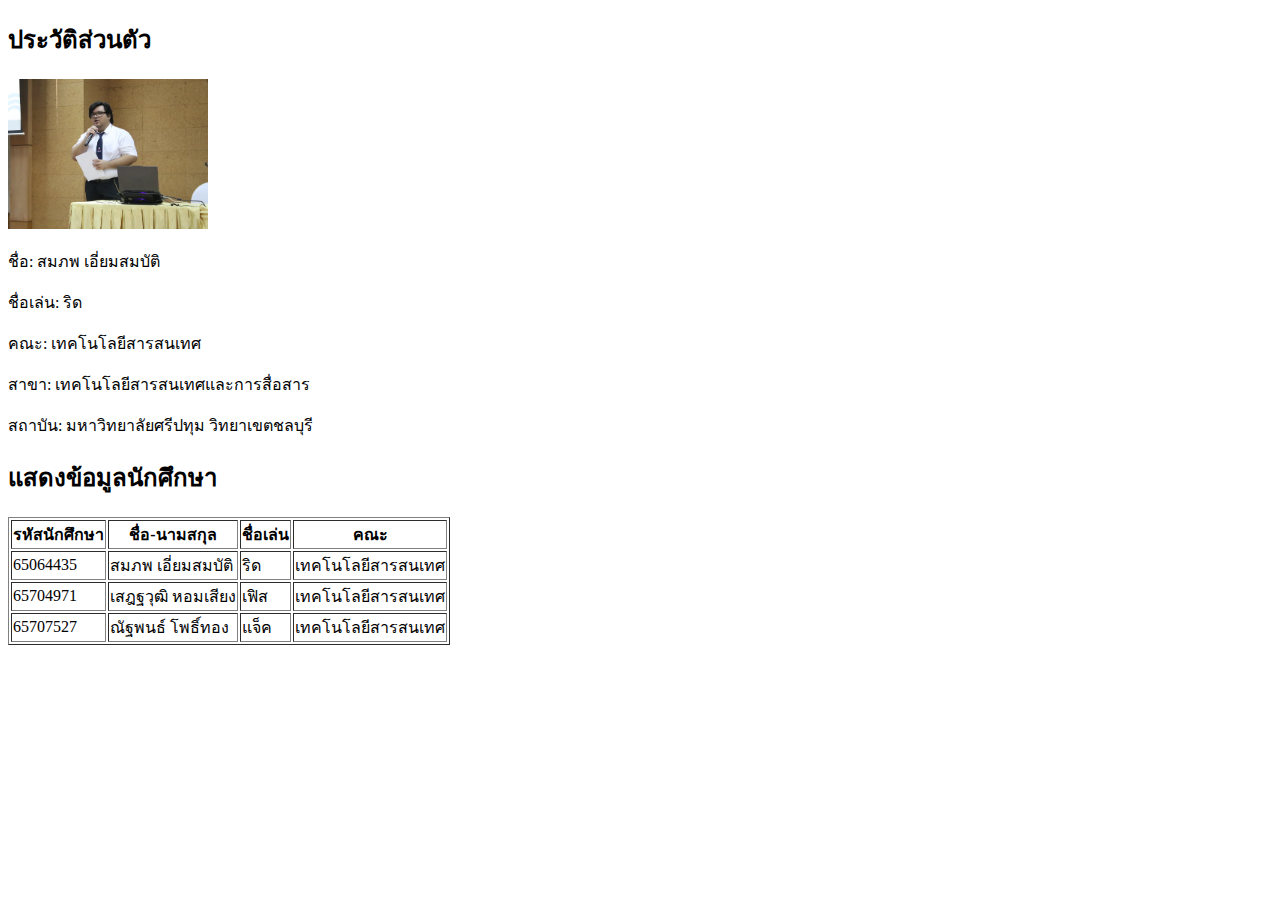
<file: Week 1/index.html>
<!DOCTYPE html>
<html lang="en">

<head>
    <meta charset="UTF-8">
    <meta name="viewport" content="width=device-width, initial-scale=1.0">
    <title>Profile</title>
</head>

<body>
    <h2>ประวัติส่วนตัว</h2>
    <img src="./image/profile.webp" alt="profile" width="200">
    <p>ชื่อ: สมภพ เอี่ยมสมบัติ</p>
    <p>ชื่อเล่น: ริด</p>
    <p>คณะ: เทคโนโลยีสารสนเทศ</p>
    <p>สาขา: เทคโนโลยีสารสนเทศและการสื่อสาร</p>
    <p>สถาบัน: มหาวิทยาลัยศรีปทุม วิทยาเขตชลบุรี</p>

    <h2>แสดงข้อมูลนักศึกษา</h2>
    <table border="1">
        <tr>
            <th>รหัสนักศึกษา</th>
            <th>ชื่อ-นามสกุล</th>
            <th>ชื่อเล่น</th>
            <th>คณะ</th>
        </tr>
        <tr>
            <td>65064435</td>
            <td>สมภพ เอี่ยมสมบัติ</td>
            <td>ริด</td>
            <td>เทคโนโลยีสารสนเทศ</td>
        </tr>
        <tr>
            <td>65704971</td>
            <td>เสฎฐวุฒิ หอมเสียง</td>
            <td>เฟิส</td>
            <td>เทคโนโลยีสารสนเทศ</td>
        </tr>
        <tr>
            <td>65707527</td>
            <td>ณัฐพนธ์ โพธิ์ทอง</td>
            <td>แจ็ค</td>
            <td>เทคโนโลยีสารสนเทศ</td>
        </tr>
    </table>
</body>

</html>
</file>
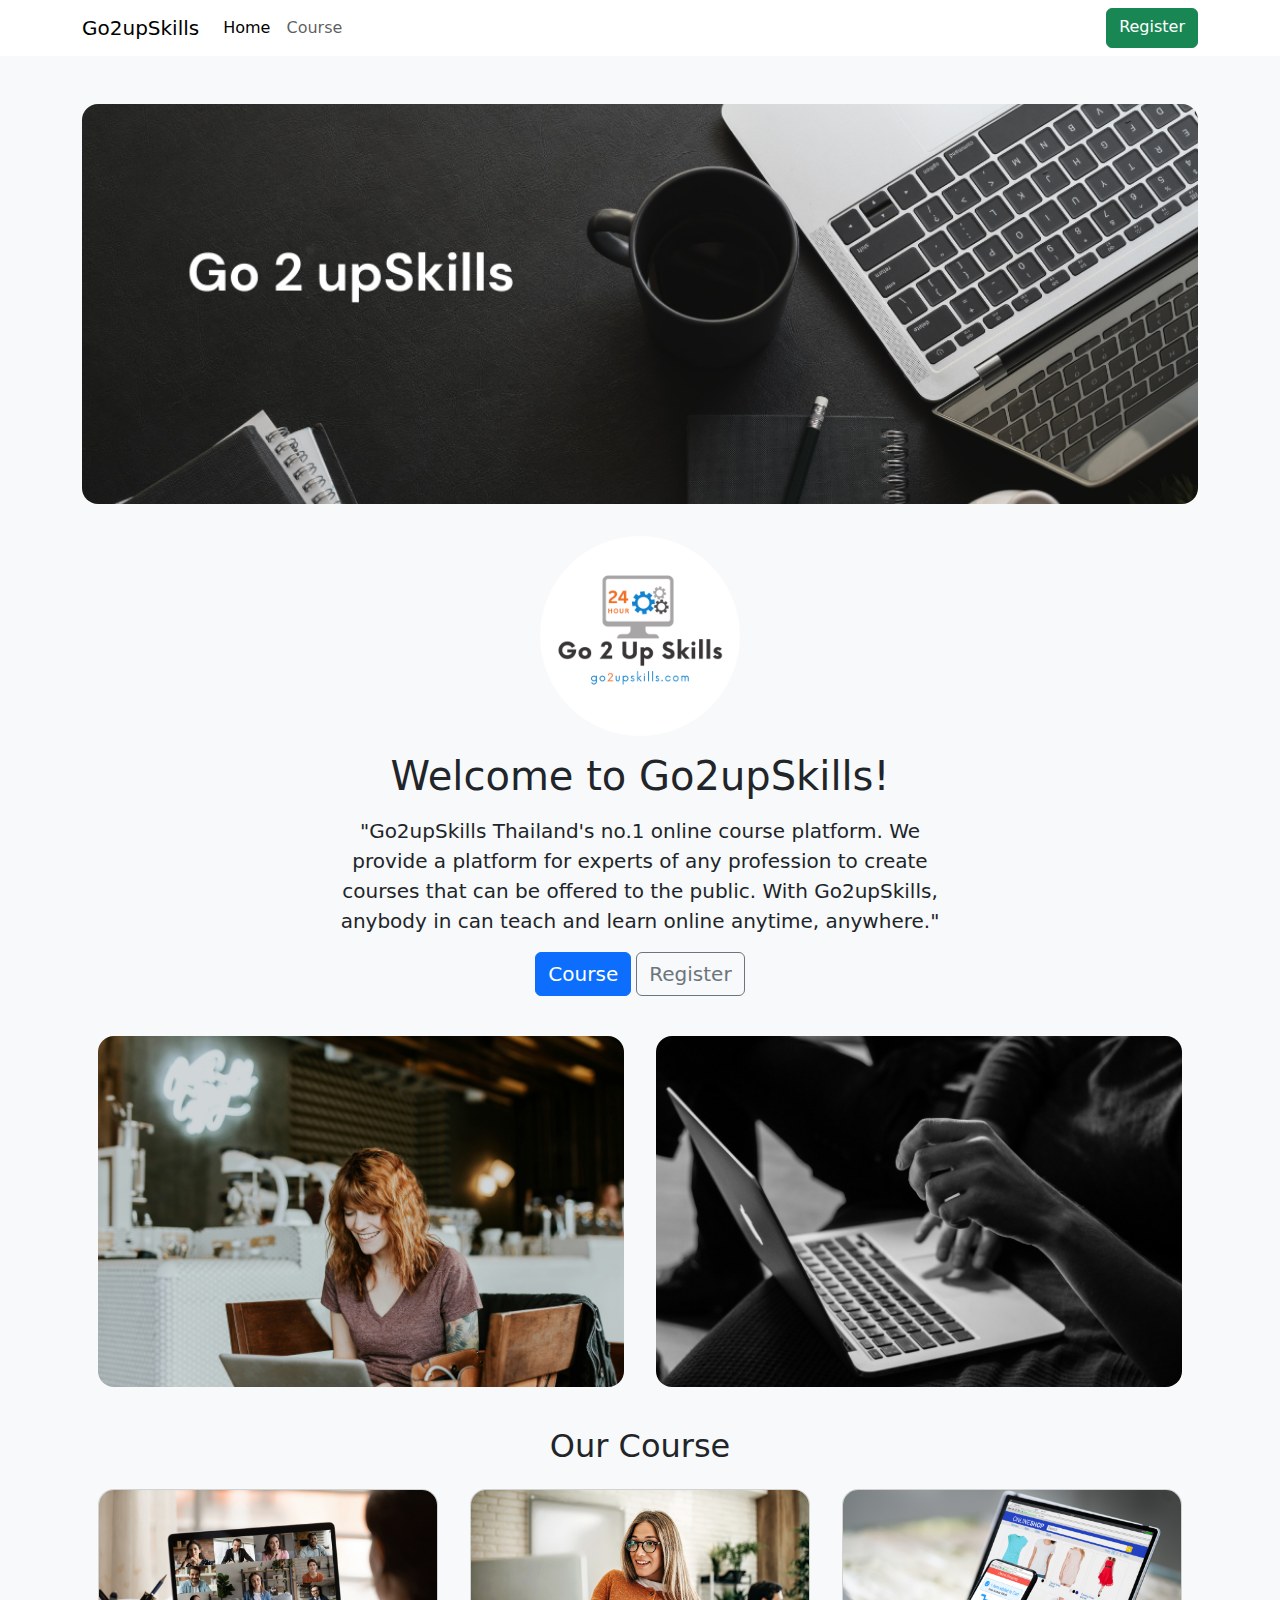
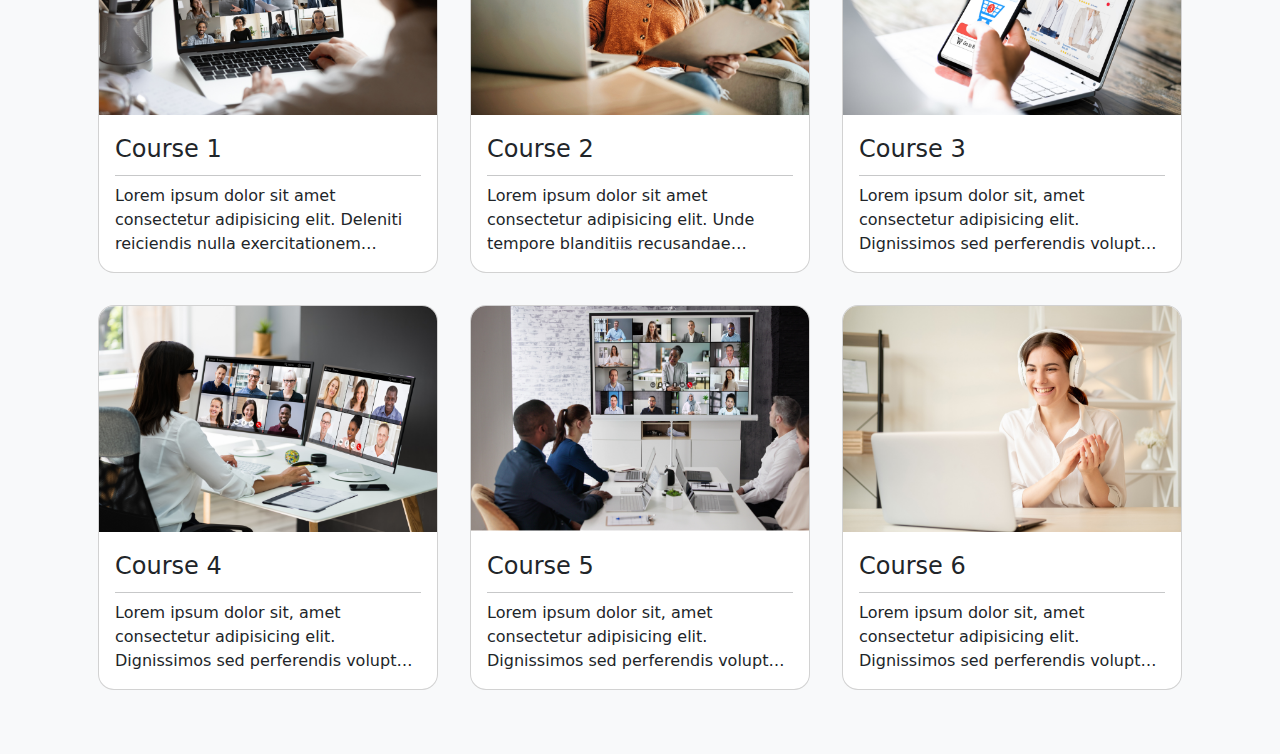
<file: Week 9 Midterm/index.html>
<!DOCTYPE html>
<html lang="en">

<head>
    <meta charset="UTF-8">
    <meta name="viewport" content="width=device-width, initial-scale=1.0">

    <title>Go2upSkills | Home</title>

    <link rel="stylesheet" href="./css/bootstrap/bootstrap.min.css">
    <link rel="stylesheet" href="./css/style.css">

    <script src="./js/bootstrap/bootstrap.bundle.min.js"></script>
    <script src="./js/menu.js"></script>
</head>

<body class="bg-light">
    <div id="menuNavbar"></div>

    <div class="container py-5">

        <div class="d-flex flex-row align-items-center justify-content-center overflow-hidden rounded-4"
            style="max-height: 400px;">
            <img src="./image/banner.png" alt="banner" class="object-fit-cover w-100">
        </div>

        <div class="py-3"></div>

        <div class="d-flex flex-row flex-wrap align-items-center justify-content-center">

            <div class="col-4 col-md-6 col-lg-12 d-flex flex-row justify-content-center overflow-hidden">
                <img src="./image/logo.png" alt="logo" class="w-100 rounded-circle" style="max-width: 200px;">
            </div>

            <div class="col-12 text-center mt-3" style="max-width: 600px;">
                <p class="h1 mb-3">Welcome to Go2upSkills!</p>

                <p class="m-0 fs-5">
                    "Go2upSkills Thailand's no.1 online course platform. We provide a platform for experts of any
                    profession to create courses that can be offered to the public. With Go2upSkills, anybody in can
                    teach and learn online anytime, anywhere."
                </p>
            </div>

            <div class="col-12 text-center mt-3">
                <a href="./course.html" class="btn btn-primary fs-5">
                    Course
                </a>
                <a href="./register.html" class="btn btn-outline-secondary fs-5">
                    Register
                </a>
            </div>

        </div>

        <div class="py-3"></div>

        <div class="d-flex flex-row flex-wrap align-items-center justify-content-center">
            <div class="col-12 col-lg-6 py-2 px-lg-3 d-flex flex-row align-items-center justify-content-center">
                <img src="./image/c1.png" alt="logo" class="w-100 rounded-4">
            </div>
            <div class="col-12 col-lg-6 py-2 px-lg-3 d-flex flex-row align-items-center justify-content-center">
                <img src="./image/c2.png" alt="logo" class="w-100 rounded-4">
            </div>
        </div>

        <div class="py-3"></div>

        <div class="d-flex flex-row flex-wrap align-items-center justify-content-center">
            <div class="col-12 text-center">
                <p class="h2">
                    Our Course
                </p>
            </div>
            <div class="col-12 row row-cols-1 row-cols-md-2 row-cols-lg-3">

                <div class="col p-3">
                    <div class="card p-0 rounded-4 overflow-hidden">
                        <div class="card-img-top">
                            <div class="d-flex flex-row align-items-center justify-content-center">
                                <img src="./image/c3.png" alt="" class="w-100">
                            </div>
                        </div>
                        <div class="card-body p-3">
                            <p class="m-0 fs-4">
                                Course 1
                            </p>
                            <hr class="my-2">
                            <span class="fs-6 clamp-text">
                                Lorem ipsum dolor sit amet consectetur adipisicing elit. Deleniti reiciendis nulla
                                exercitationem consectetur perspiciatis, natus placeat possimus, voluptatibus quibusdam
                                ad
                                est aut magni, maxime voluptate veniam repellendus repudiandae dolorum veritatis.
                            </span>
                        </div>
                    </div>
                </div>

                <div class="col p-3">
                    <div class="card p-0 rounded-4 overflow-hidden">
                        <div class="card-img-top">
                            <div class="d-flex flex-row align-items-center justify-content-center">
                                <img src="./image/c4.png" alt="" class="w-100">
                            </div>
                        </div>
                        <div class="card-body p-3">
                            <p class="m-0 fs-4">
                                Course 2
                            </p>
                            <hr class="my-2">
                            <span class="fs-6 clamp-text">
                                Lorem ipsum dolor sit amet consectetur adipisicing elit. Unde tempore blanditiis
                                recusandae laudantium ad assumenda, nam repudiandae asperiores beatae quibusdam
                                praesentium dolore quis omnis placeat, aliquid incidunt. Suscipit, cupiditate esse.
                            </span>
                        </div>
                    </div>
                </div>

                <div class="col p-3">
                    <div class="card p-0 rounded-4 overflow-hidden">
                        <div class="card-img-top">
                            <div class="d-flex flex-row align-items-center justify-content-center">
                                <img src="./image/c5.png" alt="" class="w-100">
                            </div>
                        </div>
                        <div class="card-body p-3">
                            <p class="m-0 fs-4">
                                Course 3
                            </p>
                            <hr class="my-2">
                            <span class="fs-6 clamp-text">
                                Lorem ipsum dolor sit, amet consectetur adipisicing elit. Dignissimos sed perferendis
                                voluptas dolore consectetur reprehenderit eligendi, tempore dolores provident placeat
                                mollitia amet possimus obcaecati est pariatur nisi dolor fugiat eaque.
                            </span>
                        </div>
                    </div>
                </div>

                <div class="col p-3">
                    <div class="card p-0 rounded-4 overflow-hidden">
                        <div class="card-img-top">
                            <div class="d-flex flex-row align-items-center justify-content-center">
                                <img src="./image/c6.png" alt="" class="w-100">
                            </div>
                        </div>
                        <div class="card-body p-3">
                            <p class="m-0 fs-4">
                                Course 4
                            </p>
                            <hr class="my-2">
                            <span class="fs-6 clamp-text">
                                Lorem ipsum dolor sit, amet consectetur adipisicing elit. Dignissimos sed perferendis
                                voluptas dolore consectetur reprehenderit eligendi, tempore dolores provident placeat
                                mollitia amet possimus obcaecati est pariatur nisi dolor fugiat eaque.
                            </span>
                        </div>
                    </div>
                </div>

                <div class="col p-3">
                    <div class="card p-0 rounded-4 overflow-hidden">
                        <div class="card-img-top">
                            <div class="d-flex flex-row align-items-center justify-content-center">
                                <img src="./image/c7.png" alt="" class="w-100">
                            </div>
                        </div>
                        <div class="card-body p-3">
                            <p class="m-0 fs-4">
                                Course 5
                            </p>
                            <hr class="my-2">
                            <span class="fs-6 clamp-text">
                                Lorem ipsum dolor sit, amet consectetur adipisicing elit. Dignissimos sed perferendis
                                voluptas dolore consectetur reprehenderit eligendi, tempore dolores provident placeat
                                mollitia amet possimus obcaecati est pariatur nisi dolor fugiat eaque.
                            </span>
                        </div>
                    </div>
                </div>

                <div class="col p-3">
                    <div class="card p-0 rounded-4 overflow-hidden">
                        <div class="card-img-top">
                            <div class="d-flex flex-row align-items-center justify-content-center">
                                <img src="./image/c8.png" alt="" class="w-100">
                            </div>
                        </div>
                        <div class="card-body p-3">
                            <p class="m-0 fs-4">
                                Course 6
                            </p>
                            <hr class="my-2">
                            <span class="fs-6 clamp-text">
                                Lorem ipsum dolor sit, amet consectetur adipisicing elit. Dignissimos sed perferendis
                                voluptas dolore consectetur reprehenderit eligendi, tempore dolores provident placeat
                                mollitia amet possimus obcaecati est pariatur nisi dolor fugiat eaque.
                            </span>
                        </div>
                    </div>
                </div>

            </div>
        </div>

    </div>
</body>

</html>
</file>
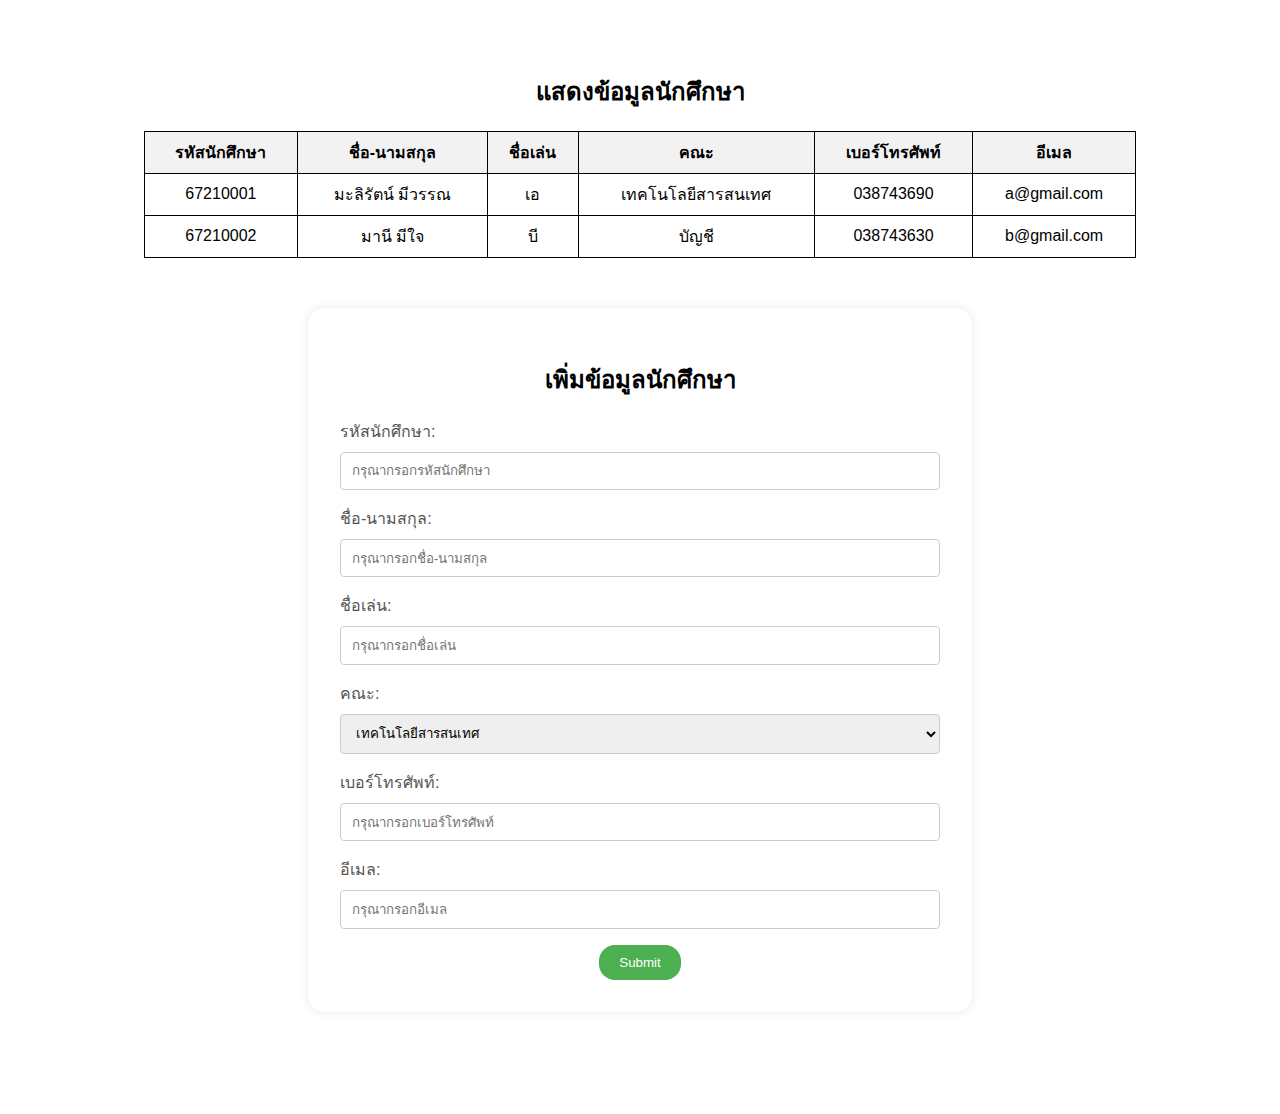
<file: Week 3/form.html>
<!DOCTYPE html>
<html lang="en">

<head>
    <meta charset="UTF-8">
    <meta name="viewport" content="width=device-width, initial-scale=1.0">
    <title>โครงสร้าง HTML </title>
    <link rel="stylesheet" href="form.css">
</head>

<body>
    <div class="container">
        <h2>แสดงข้อมูลนักศึกษา</h2>

        <table id="studentTable">
            <tr>
                <th>รหัสนักศึกษา</th>
                <th>ชื่อ-นามสกุล</th>
                <th>ชื่อเล่น</th>
                <th>คณะ</th>
                <th>เบอร์โทรศัพท์</th>
                <th>อีเมล</th>
            </tr>
            <tr>
                <td>67210001</td>
                <td>มะลิรัตน์ มีวรรณ</td>
                <td>เอ</td>
                <td>เทคโนโลยีสารสนเทศ</td>
                <td>038743690</td>
                <td>a@gmail.com</td>
            </tr>
            <tr>
                <td>67210002</td>
                <td>มานี มีใจ</td>
                <td>บี</td>
                <td>บัญชี</td>
                <td>038743630</td>
                <td>b@gmail.com</td>
            </tr>
        </table>


        <div class="form-container">
            <h2>เพิ่มข้อมูลนักศึกษา</h2>
            <form id="studentForm">
                <div class="input-group">
                    <label>รหัสนักศึกษา:</label>
                    <input type="text" id="id_std" name="id_std" placeholder="กรุณากรอกรหัสนักศึกษา">
                </div>
                <div class="input-group">
                    <label>ชื่อ-นามสกุล:</label>
                    <input type="text" id="fullname" name="fullname" placeholder="กรุณากรอกชื่อ-นามสกุล">
                </div>
                <div class="input-group">
                    <label>ชื่อเล่น:</label>
                    <input type="text" id="nickname" name="nickname" placeholder="กรุณากรอกชื่อเล่น">
                </div>
                <div class="input-group">
                    <label>คณะ:</label>
                    <select id="department" name="department">
                        <option value="เทคโนโลยีสารสนเทศ">เทคโนโลยีสารสนเทศ</option>
                        <option value="บัญชี">บัญชี</option>
                        <option value="นิติศาสตร์">นิติศาสตร์</option>
                    </select>
                </div>
                <div class="input-group">
                    <label>เบอร์โทรศัพท์:</label>
                    <input type="number" id="telephone" name="telephone" placeholder="กรุณากรอกเบอร์โทรศัพท์">
                </div>
                <div class="input-group">
                    <label>อีเมล:</label>
                    <input type="email" id="email" name="email" placeholder="กรุณากรอกอีเมล">
                </div>
                <input type="button" value="Submit" onclick="addStudent()">
            </form>
        </div>
    </div>
</body>

</html>
<script src="form.js"></script>
</file>
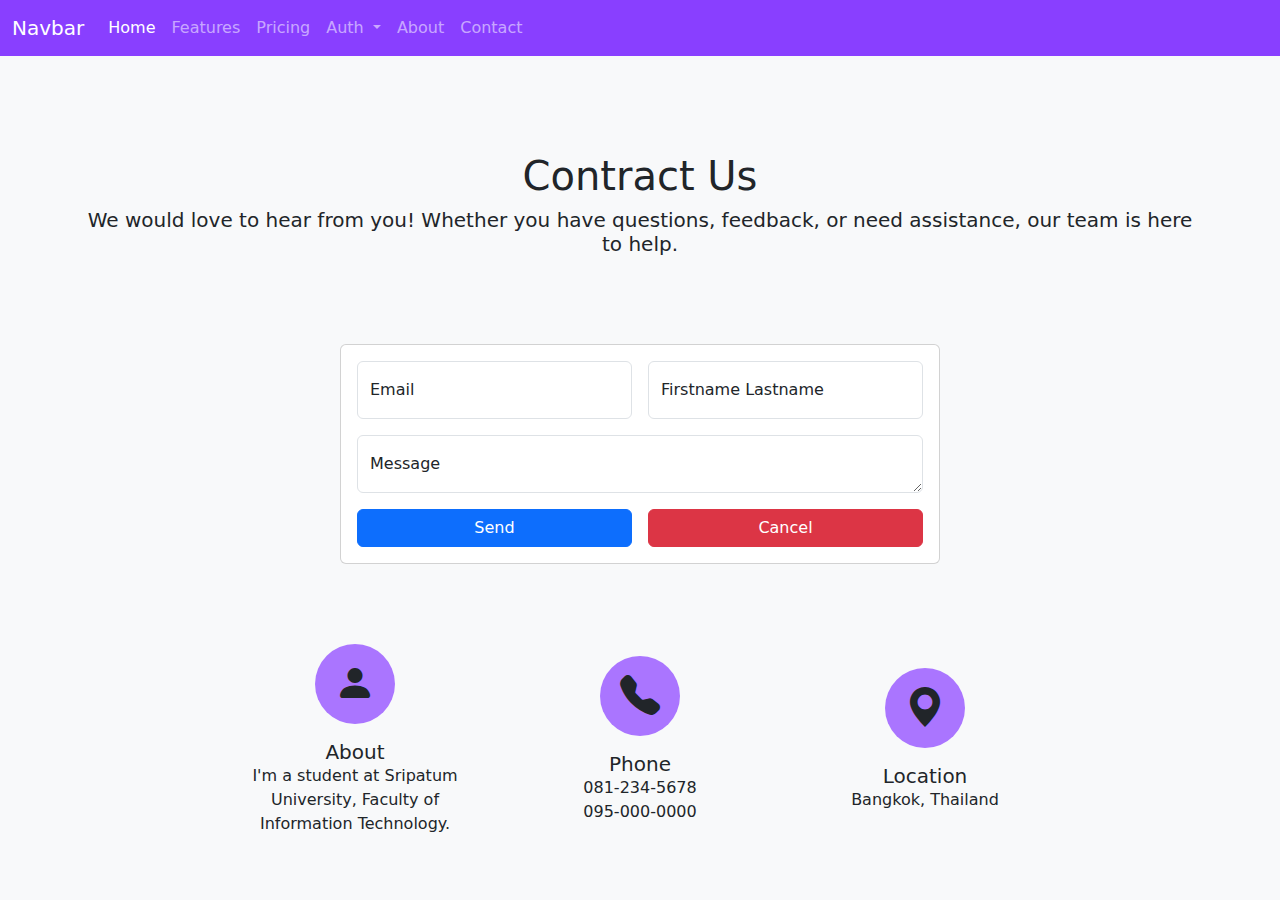
<file: Week 5/contract.html>
<!DOCTYPE html>
<html lang="en">

<head>
    <meta charset="UTF-8">
    <meta name="viewport" content="width=device-width, initial-scale=1.0">

    <title>Document</title>

    <link href="https://cdn.jsdelivr.net/npm/bootstrap@5.3.8/dist/css/bootstrap.min.css" rel="stylesheet">
    <link rel="stylesheet" href="https://cdn.jsdelivr.net/npm/bootstrap-icons@1.11.3/font/bootstrap-icons.css">


    <script src="https://cdn.jsdelivr.net/npm/bootstrap@5.3.8/dist/js/bootstrap.bundle.min.js"></script>
    <script src="./js/menu.js"></script>

    <style>
        .debug {
            border: 1px solid red;
        }

        .dvh-100 {
            height: 100dvh;
        }

        .nav-bg {
            background: rgb(137, 63, 255);
        }
    </style>
</head>

<body class="bg-light">
    <div id="menuNavbar"></div>

    <div class="container py-5">

        <div class="d-flex flex-row flex-wrap align-items-center justify-content-center">

            <div class="col-12">
                <p class="h1 mt-5 text-center">
                    Contract Us
                </p>
                <p class="h5 mt-2 text-center">
                    We would love to hear from you! Whether you have questions, feedback, or need assistance, our team
                    is here to help.
                </p>
            </div>

            <div class="col-12 py-3"></div>

            <div class="col-12 mt-5" style="max-width: 600px;">

                <form class="card">
                    <div class="card-body">
                        <div class="d-flex flex-row align-items-center justify-content-center gap-3">
                            <div class="form-floating w-100">
                                <input type="email" class="form-control" id="floatingInputGrid"
                                    placeholder="Firstname Lastname" required>
                                <label for="floatingInputGrid">Email</label>
                            </div>
                            <div class="form-floating w-100">
                                <input type="text" class="form-control" id="floatingInputGrid"
                                    placeholder="Firstname Lastname" required>
                                <label for="floatingInputGrid">Firstname Lastname</label>
                            </div>
                        </div>
                        <div class="form-floating mt-3">
                            <textarea id="message" class="form-control" placeholder="Message" required></textarea>
                            <label for="message">Message</label>
                        </div>
                        <div class="d-flex flex-row gap-3">
                            <button class="btn btn-primary mt-3 w-100" type="submit">
                                Send
                            </button>
                            <button class="btn btn-danger mt-3 w-100" type="reset">
                                Cancel
                            </button>
                        </div>
                    </div>
                </form>

            </div>

            <div class="col-12 py-3"></div>

            <div class="col-12 mt-5">
                <div class="row row-cols-4 justify-content-center">
                    <div class="col d-flex flex-column align-items-center justify-content-center">
                        <div class="rounded-circle overflow-hidden d-flex flex-row align-items-center justify-content-center"
                            style="width: 80px; height: 80px; background-color: rgb(170, 117, 255);">
                            <i class="bi bi-person-fill" style="font-size: 40px;"></i>
                        </div>
                        <h5 class="card-title mt-3">About</h5>
                        <p class="card-text m-0 text-center">I'm a student at Sripatum University, Faculty of
                            Information
                            Technology.</p>
                    </div>
                    <div class="col d-flex flex-column align-items-center justify-content-center">
                        <div class="rounded-circle overflow-hidden d-flex flex-row align-items-center justify-content-center"
                            style="width: 80px; height: 80px; background-color: rgb(170, 117, 255);">
                            <i class="bi bi-telephone-fill" style="font-size: 40px;"></i>
                        </div>
                        <h5 class="card-title mt-3">Phone</h5>
                        <p class="card-text m-0">081-234-5678</p>
                        <p class="card-text m-0">095-000-0000</p>
                    </div>
                    <div class="col d-flex flex-column align-items-center justify-content-center">
                        <div class="rounded-circle overflow-hidden d-flex flex-row align-items-center justify-content-center"
                            style="width: 80px; height: 80px; background-color: rgb(170, 117, 255);">
                            <i class="bi bi-geo-alt-fill" style="font-size: 40px;"></i>
                        </div>
                        <h5 class="card-title mt-3">Location</h5>
                        <p class="card-text">Bangkok, Thailand</p>
                    </div>
                </div>
            </div>
        </div>
    </div>

    </div>

    </div>
</body>

</html>
</file>
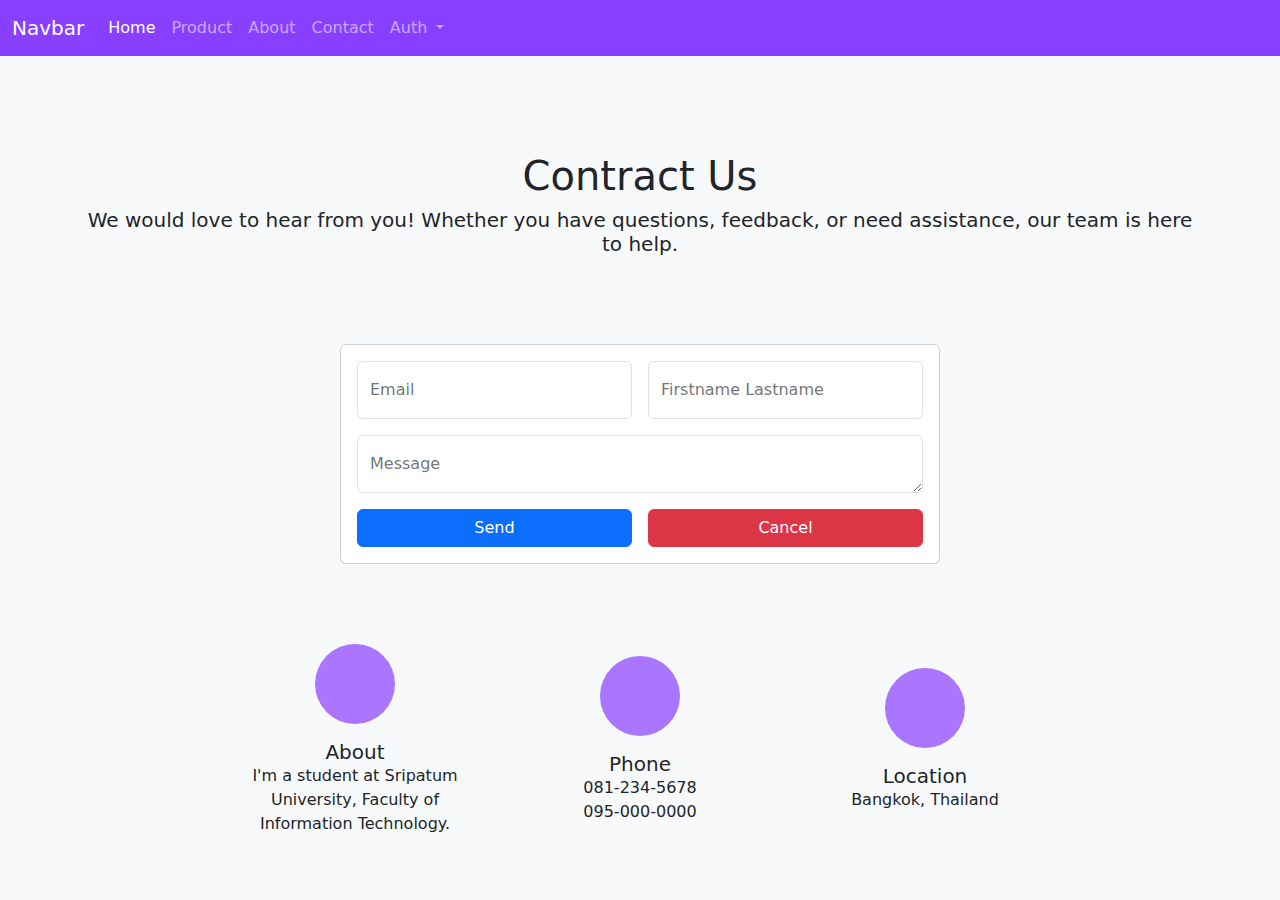
<file: Week 7/contract.html>
<!DOCTYPE html>
<html lang="en">

<head>
    <meta charset="UTF-8">
    <meta name="viewport" content="width=device-width, initial-scale=1.0">

    <title>Document</title>

    <link rel="stylesheet" href="./css/bootstrap/bootstrap.min.css">
    <link rel="stylesheet" href="./css/style.css">

    <script src="./js/bootstrap/bootstrap.bundle.min.js"></script>
    <script src="./js/menu.js"></script>
</head>

<body class="bg-light">
    <div id="menuNavbar"></div>

    <div class="container py-5">

        <div class="d-flex flex-row flex-wrap align-items-center justify-content-center">

            <div class="col-12">
                <p class="h1 mt-5 text-center">
                    Contract Us
                </p>
                <p class="h5 mt-2 text-center">
                    We would love to hear from you! Whether you have questions, feedback, or need assistance, our team
                    is here to help.
                </p>
            </div>

            <div class="col-12 py-3"></div>

            <div class="col-12 mt-5" style="max-width: 600px;">

                <form class="card">
                    <div class="card-body">
                        <div class="d-flex flex-row align-items-center justify-content-center gap-3">
                            <div class="form-floating w-100">
                                <input type="email" class="form-control" id="floatingInputGrid"
                                    placeholder="Firstname Lastname" required>
                                <label for="floatingInputGrid">Email</label>
                            </div>
                            <div class="form-floating w-100">
                                <input type="text" class="form-control" id="floatingInputGrid"
                                    placeholder="Firstname Lastname" required>
                                <label for="floatingInputGrid">Firstname Lastname</label>
                            </div>
                        </div>
                        <div class="form-floating mt-3">
                            <textarea id="message" class="form-control" placeholder="Message" required></textarea>
                            <label for="message">Message</label>
                        </div>
                        <div class="d-flex flex-row gap-3">
                            <button class="btn btn-primary mt-3 w-100" type="submit">
                                Send
                            </button>
                            <button class="btn btn-danger mt-3 w-100" type="reset">
                                Cancel
                            </button>
                        </div>
                    </div>
                </form>

            </div>

            <div class="col-12 py-3"></div>

            <div class="col-12 mt-5">
                <div class="row row-cols-4 justify-content-center">
                    <div class="col d-flex flex-column align-items-center justify-content-center">
                        <div class="rounded-circle overflow-hidden d-flex flex-row align-items-center justify-content-center"
                            style="width: 80px; height: 80px; background-color: rgb(170, 117, 255);">
                            <i class="bi bi-person-fill" style="font-size: 40px;"></i>
                        </div>
                        <h5 class="card-title mt-3">About</h5>
                        <p class="card-text m-0 text-center">I'm a student at Sripatum University, Faculty of
                            Information
                            Technology.</p>
                    </div>
                    <div class="col d-flex flex-column align-items-center justify-content-center">
                        <div class="rounded-circle overflow-hidden d-flex flex-row align-items-center justify-content-center"
                            style="width: 80px; height: 80px; background-color: rgb(170, 117, 255);">
                            <i class="bi bi-telephone-fill" style="font-size: 40px;"></i>
                        </div>
                        <h5 class="card-title mt-3">Phone</h5>
                        <p class="card-text m-0">081-234-5678</p>
                        <p class="card-text m-0">095-000-0000</p>
                    </div>
                    <div class="col d-flex flex-column align-items-center justify-content-center">
                        <div class="rounded-circle overflow-hidden d-flex flex-row align-items-center justify-content-center"
                            style="width: 80px; height: 80px; background-color: rgb(170, 117, 255);">
                            <i class="bi bi-geo-alt-fill" style="font-size: 40px;"></i>
                        </div>
                        <h5 class="card-title mt-3">Location</h5>
                        <p class="card-text">Bangkok, Thailand</p>
                    </div>
                </div>
            </div>
        </div>
    </div>

    </div>

    </div>
</body>

</html>
</file>
<file: Week 9 Midterm/css/style.css>
.debug {
    border: 1px solid red;
}

.dvh-100 {
    height: 100dvh;
}

.nav-bg {
    background: rgb(137, 63, 255);
}

.card-anime {
    transition: all 0.3s ease;
}

.card-anime:hover {
    transform: scale(1.05);
    box-shadow: 0 0 10px rgba(0, 0, 0, 0.1);
    cursor: pointer;
}

.card-img img {
    transition: all 0.3s ease;
}

.card-img img:hover {
    transform: scale(1.05);
}

.clamp-text {
    display: -webkit-box;
    -webkit-box-orient: vertical;
    -webkit-line-clamp: 3;
    /* Number of lines to show */
    overflow: hidden;
    /* Standard property for future compatibility */
    line-clamp: 3;
}
</file>
<file: Week 3/form.css>
body {
    font-family: Arial, sans-serif;
    margin: 20px;
}

table {
    width: 100%;
    border-collapse: collapse;
    margin: 20px 0;
}

table,
th,
td {
    border: 1px solid black;
}

th,
td {
    padding: 8px;
    text-align: center;
}

th {
    background-color: #f2f2f2;
}



input[type="button"] {
    background-color: #4CAF50;
    color: white;
    padding: 10px 20px;
    border: none;
    cursor: pointer;
    border-radius: 16px;
    transition: all 0.3s ease-in-out;
}

input[type="button"]:hover {
    background-color: #45a049;
    transform: scale(1.05);
}

.container {
    background-color: #fff;
    padding: 2em;
    width: 80%;
    text-align: center;
    margin: 20px auto;
}

.form-container {
    background-color: #fff;
    padding: 2em;
    border-radius: 16px;
    box-shadow: 0 0 10px rgba(0, 0, 0, 0.1);
    max-width: 600px;
    text-align: center;
    margin: 50px auto;
}

.input-group {
    margin-bottom: 1em;
    text-align: left;
}

.input-group label {
    display: block;
    margin-bottom: 0.5em;
    color: #555;
}

.input-group input,
.input-group select {
    width: 100%;
    padding: 0.8em;
    border: 1px solid #ccc;
    border-radius: 4px;
    box-sizing: border-box;
}
</file>
<file: Week 7/css/style.css>
.debug {
    border: 1px solid red;
}

.dvh-100 {
    height: 100dvh;
}

.nav-bg {
    background: rgb(137, 63, 255);
}

.card-anime {
    transition: all 0.3s ease;
}

.card-anime:hover {
    transform: scale(1.05);
    box-shadow: 0 0 10px rgba(0, 0, 0, 0.1);
    cursor: pointer;
}

.card-img img {
    transition: all 0.3s ease;
}

.card-img img:hover {
    transform: scale(1.05);
}
</file>
